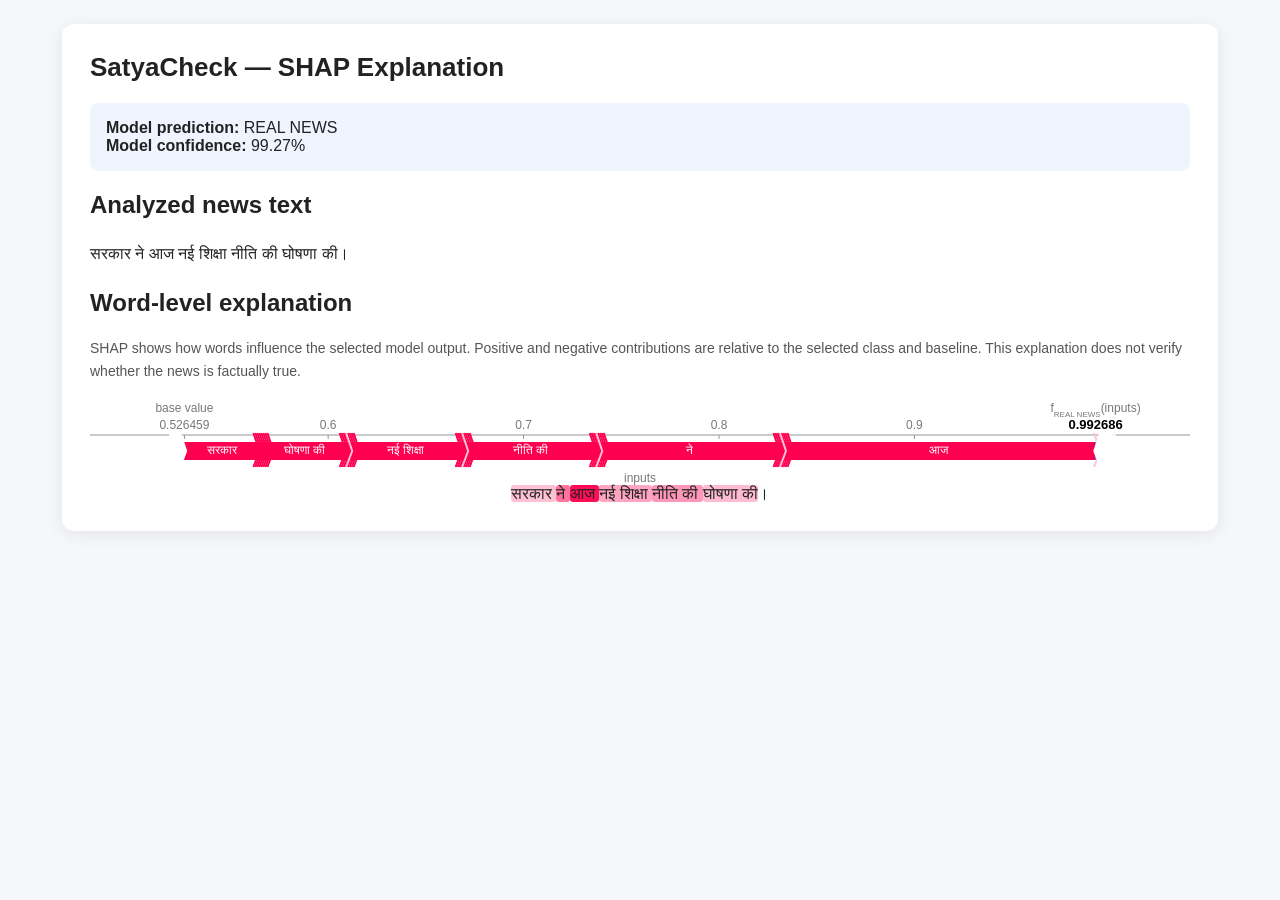
<file: shap_explanation.html>
<!DOCTYPE html>
<html lang="en">
<head>
<meta charset="UTF-8">
<meta name="viewport" content="width=device-width, initial-scale=1.0">
<title>SatyaCheck - SHAP Explanation</title>
<style>
    body {
        margin: 0;
        padding: 24px;
        font-family: Arial, "Noto Sans Devanagari", sans-serif;
        color: #222;
        background: #f5f7fb;
    }
    .container {
        max-width: 1100px;
        margin: 0 auto;
        padding: 28px;
        background: white;
        border-radius: 12px;
        box-shadow: 0 3px 18px rgba(0,0,0,0.08);
    }
    h1 { margin-top: 0; font-size: 26px; }
    .prediction {
        padding: 16px;
        margin: 20px 0;
        background: #f0f4ff;
        border-radius: 8px;
    }
    .article {
        line-height: 1.9;
        overflow-wrap: anywhere;
    }
    .note {
        color: #555;
        font-size: 14px;
        line-height: 1.6;
    }
    .visualization {
        width: 100%;
        overflow-x: auto;
        margin-top: 20px;
    }
</style>
</head>
<body>
<div class="container">
    <h1>SatyaCheck — SHAP Explanation</h1>

    <div class="prediction">
        <strong>Model prediction:</strong>
        REAL NEWS<br>
        <strong>Model confidence:</strong>
        99.27%
    </div>

    <h2>Analyzed news text</h2>
    <p class="article">सरकार ने आज नई शिक्षा नीति की घोषणा की।</p>

    <h2>Word-level explanation</h2>
    <p class="note">
        SHAP shows how words influence the selected model output.
        Positive and negative contributions are relative to the selected
        class and baseline. This explanation does not verify whether the
        news is factually true.
    </p>

    <div class="visualization">
        <svg width="100%" height="80px"><line x1="0" y1="33" x2="100%" y2="33" style="stroke:rgb(150,150,150);stroke-width:1" /><line x1="57.18225989877235%" y1="33" x2="57.18225989877235%" y2="37" style="stroke:rgb(150,150,150);stroke-width:1" /><text x="57.18225989877235%" y="27" font-size="12px" fill="rgb(120,120,120)" dominant-baseline="bottom" text-anchor="middle">0.8</text><line x1="39.416634249289146%" y1="33" x2="39.416634249289146%" y2="37" style="stroke:rgb(150,150,150);stroke-width:1" /><text x="39.416634249289146%" y="27" font-size="12px" fill="rgb(120,120,120)" dominant-baseline="bottom" text-anchor="middle">0.7</text><line x1="21.651008599805937%" y1="33" x2="21.651008599805937%" y2="37" style="stroke:rgb(150,150,150);stroke-width:1" /><text x="21.651008599805937%" y="27" font-size="12px" fill="rgb(120,120,120)" dominant-baseline="bottom" text-anchor="middle">0.6</text><line x1="74.94788554825557%" y1="33" x2="74.94788554825557%" y2="37" style="stroke:rgb(150,150,150);stroke-width:1" /><text x="74.94788554825557%" y="27" font-size="12px" fill="rgb(120,120,120)" dominant-baseline="bottom" text-anchor="middle">0.9</text><line x1="92.7135111977388%" y1="33" x2="92.7135111977388%" y2="37" style="stroke:rgb(150,150,150);stroke-width:1" /><text x="92.7135111977388%" y="27" font-size="12px" fill="rgb(120,120,120)" dominant-baseline="bottom" text-anchor="middle">1</text><line x1="8.585901335378725%" y1="33" x2="8.585901335378725%" y2="37" style="stroke:rgb(150,150,150);stroke-width:1" /><text x="8.585901335378725%" y="27" font-size="13px" style="stroke:#ffffff;stroke-width:8px;" fill="rgb(255,255,255)" dominant-baseline="bottom" text-anchor="middle">0.526459</text><text x="8.585901335378725%" y="27" font-size="12px" fill="rgb(120,120,120)" dominant-baseline="bottom" text-anchor="middle">0.526459</text><text x="8.585901335378725%" y="10" font-size="12px" fill="rgb(120,120,120)" dominant-baseline="bottom" text-anchor="middle">base value</text><line x1="91.4140968880587%" y1="33" x2="91.4140968880587%" y2="37" style="stroke:rgb(150,150,150);stroke-width:1" /><text x="91.4140968880587%" y="27" font-size="13px" style="stroke:#ffffff;stroke-width:8px;" font-weight="bold" fill="rgb(255,255,255)" dominant-baseline="bottom" text-anchor="middle">0.992686</text><text x="91.4140968880587%" y="27" font-size="13px" font-weight="bold" fill="rgb(0,0,0)" dominant-baseline="bottom" text-anchor="middle">0.992686</text><text x="91.4140968880587%" y="10" font-size="12px" fill="rgb(120,120,120)" dominant-baseline="bottom" text-anchor="middle">f<tspan baseline-shift="sub" font-size="8px">REAL NEWS</tspan>(inputs)</text><rect x="8.333333185286449%" width="83.08076370277223%" y="40" height="18" style="fill:rgb(255.0, 0.0, 81.08083606031792); stroke-width:0; stroke:rgb(0,0,0)" /><line x1="62.86121808208845%" x2="91.4140968880587%" y1="60" y2="60" id="_fb_ushvzlqmsjqytmzldeph_ind_2" style="stroke:rgb(255.0, 0.0, 81.08083606031792);stroke-width:2; opacity: 0"/><text x="77.13765748507358%" y="71" font-size="12px" id="_fs_ushvzlqmsjqytmzldeph_ind_2" fill="rgb(255.0, 0.0, 81.08083606031792)" style="opacity: 0" dominant-baseline="middle" text-anchor="middle">0.161</text><svg x="62.86121808208845%" y="40" height="20" width="28.552878805970245%">  <svg x="0" y="0" width="100%" height="100%">    <text x="50%" y="9" font-size="12px" fill="rgb(255,255,255)" dominant-baseline="middle" text-anchor="middle">आज</text>  </svg></svg><line x1="46.15908312885345%" x2="62.86121808208845%" y1="60" y2="60" id="_fb_ushvzlqmsjqytmzldeph_ind_1" style="stroke:rgb(255.0, 0.0, 81.08083606031792);stroke-width:2; opacity: 0"/><text x="54.510150605470955%" y="71" font-size="12px" id="_fs_ushvzlqmsjqytmzldeph_ind_1" fill="rgb(255.0, 0.0, 81.08083606031792)" style="opacity: 0" dominant-baseline="middle" text-anchor="middle">0.094</text><svg x="46.15908312885345%" y="40" height="20" width="16.702134953234996%">  <svg x="0" y="0" width="100%" height="100%">    <text x="50%" y="9" font-size="12px" fill="rgb(255,255,255)" dominant-baseline="middle" text-anchor="middle">ने</text>  </svg></svg><line x1="33.96807320825114%" x2="46.15908312885345%" y1="60" y2="60" id="_fb_ushvzlqmsjqytmzldeph_ind_4" style="stroke:rgb(255.0, 0.0, 81.08083606031792);stroke-width:2; opacity: 0"/><text x="40.0635781685523%" y="71" font-size="12px" id="_fs_ushvzlqmsjqytmzldeph_ind_4" fill="rgb(255.0, 0.0, 81.08083606031792)" style="opacity: 0" dominant-baseline="middle" text-anchor="middle">0.069</text><svg x="33.96807320825114%" y="40" height="20" width="12.191009920602312%">  <svg x="0" y="0" width="100%" height="100%">    <text x="50%" y="9" font-size="12px" fill="rgb(255,255,255)" dominant-baseline="middle" text-anchor="middle">नीति की</text>  </svg></svg><line x1="23.424500208825314%" x2="33.96807320825114%" y1="60" y2="60" id="_fb_ushvzlqmsjqytmzldeph_ind_3" style="stroke:rgb(255.0, 0.0, 81.08083606031792);stroke-width:2; opacity: 0"/><text x="28.696286708538228%" y="71" font-size="12px" id="_fs_ushvzlqmsjqytmzldeph_ind_3" fill="rgb(255.0, 0.0, 81.08083606031792)" style="opacity: 0" dominant-baseline="middle" text-anchor="middle">0.059</text><svg x="23.424500208825314%" y="40" height="20" width="10.543572999425827%">  <svg x="0" y="0" width="100%" height="100%">    <text x="50%" y="9" font-size="12px" fill="rgb(255,255,255)" dominant-baseline="middle" text-anchor="middle">नई शिक्षा</text>  </svg></svg><line x1="15.58210381904119%" x2="23.424500208825314%" y1="60" y2="60" id="_fb_ushvzlqmsjqytmzldeph_ind_5" style="stroke:rgb(255.0, 0.0, 81.08083606031792);stroke-width:2; opacity: 0"/><text x="19.50330201393325%" y="71" font-size="12px" id="_fs_ushvzlqmsjqytmzldeph_ind_5" fill="rgb(255.0, 0.0, 81.08083606031792)" style="opacity: 0" dominant-baseline="middle" text-anchor="middle">0.044</text><svg x="15.58210381904119%" y="40" height="20" width="7.842396389784124%">  <svg x="0" y="0" width="100%" height="100%">    <text x="50%" y="9" font-size="12px" fill="rgb(255,255,255)" dominant-baseline="middle" text-anchor="middle">घोषणा की</text>  </svg></svg><line x1="8.333333185286449%" x2="15.58210381904119%" y1="60" y2="60" id="_fb_ushvzlqmsjqytmzldeph_ind_0" style="stroke:rgb(255.0, 0.0, 81.08083606031792);stroke-width:2; opacity: 0"/><text x="11.95771850216382%" y="71" font-size="12px" id="_fs_ushvzlqmsjqytmzldeph_ind_0" fill="rgb(255.0, 0.0, 81.08083606031792)" style="opacity: 0" dominant-baseline="middle" text-anchor="middle">0.041</text><svg x="8.333333185286449%" y="40" height="20" width="7.2487706337547415%">  <svg x="0" y="0" width="100%" height="100%">    <text x="50%" y="9" font-size="12px" fill="rgb(255,255,255)" dominant-baseline="middle" text-anchor="middle">सरकार</text>  </svg></svg><g transform="translate(0,0)">  <svg x="62.86121808208845%" y="40" height="18" overflow="visible" width="30">    <path d="M 0 -9 l 6 18 L 0 25" fill="none" style="stroke:rgb(255.0, 0.0, 81.08083606031792);stroke-width:2" />  </svg></g><g transform="translate(2,0)">  <svg x="62.86121808208845%" y="40" height="18" overflow="visible" width="30">    <path d="M 0 -9 l 6 18 L 0 25" fill="none" style="stroke:rgb(255.0, 0.0, 81.08083606031792);stroke-width:2" />  </svg></g><g transform="translate(4,0)">  <svg x="62.86121808208845%" y="40" height="18" overflow="visible" width="30">    <path d="M 0 -9 l 6 18 L 0 25" fill="none" style="stroke:rgb(255.0, 0.0, 81.08083606031792);stroke-width:2" />  </svg></g><g transform="translate(6,0)">  <svg x="62.86121808208845%" y="40" height="18" overflow="visible" width="30">    <path d="M 0 -9 l 6 18 L 0 25" fill="none" style="stroke:rgb(255.0, 0.0, 81.08083606031792);stroke-width:2" />  </svg></g><g transform="translate(-8,0)">  <svg x="62.86121808208845%" y="40" height="18" overflow="visible" width="30">    <path d="M 0 -9 l 6 18 L 0 25" fill="none" style="stroke:rgb(255.0, 0.0, 81.08083606031792);stroke-width:2" />  </svg></g><g transform="translate(-6,0)">  <svg x="62.86121808208845%" y="40" height="18" overflow="visible" width="30">    <path d="M 0 -9 l 6 18 L 0 25" fill="none" style="stroke:rgb(255.0, 0.0, 81.08083606031792);stroke-width:2" />  </svg></g><g transform="translate(-4,0)">  <svg x="62.86121808208845%" y="40" height="18" overflow="visible" width="30">    <path d="M 0 -9 l 6 18 L 0 25" fill="none" style="stroke:rgb(255.0, 0.0, 81.08083606031792);stroke-width:2" />  </svg></g><g transform="translate(-2,0)">  <svg x="62.86121808208845%" y="40" height="18" overflow="visible" width="30">    <path d="M 0 -9 l 6 18 L 0 25" fill="none" style="stroke:rgb(255.0, 0.0, 81.08083606031792);stroke-width:2" />  </svg></g><g transform="translate(0,0)">  <svg x="46.15908312885345%" y="40" height="18" overflow="visible" width="30">    <path d="M 0 -9 l 6 18 L 0 25" fill="none" style="stroke:rgb(255.0, 0.0, 81.08083606031792);stroke-width:2" />  </svg></g><g transform="translate(2,0)">  <svg x="46.15908312885345%" y="40" height="18" overflow="visible" width="30">    <path d="M 0 -9 l 6 18 L 0 25" fill="none" style="stroke:rgb(255.0, 0.0, 81.08083606031792);stroke-width:2" />  </svg></g><g transform="translate(4,0)">  <svg x="46.15908312885345%" y="40" height="18" overflow="visible" width="30">    <path d="M 0 -9 l 6 18 L 0 25" fill="none" style="stroke:rgb(255.0, 0.0, 81.08083606031792);stroke-width:2" />  </svg></g><g transform="translate(6,0)">  <svg x="46.15908312885345%" y="40" height="18" overflow="visible" width="30">    <path d="M 0 -9 l 6 18 L 0 25" fill="none" style="stroke:rgb(255.0, 0.0, 81.08083606031792);stroke-width:2" />  </svg></g><g transform="translate(-8,0)">  <svg x="46.15908312885345%" y="40" height="18" overflow="visible" width="30">    <path d="M 0 -9 l 6 18 L 0 25" fill="none" style="stroke:rgb(255.0, 0.0, 81.08083606031792);stroke-width:2" />  </svg></g><g transform="translate(-6,0)">  <svg x="46.15908312885345%" y="40" height="18" overflow="visible" width="30">    <path d="M 0 -9 l 6 18 L 0 25" fill="none" style="stroke:rgb(255.0, 0.0, 81.08083606031792);stroke-width:2" />  </svg></g><g transform="translate(-4,0)">  <svg x="46.15908312885345%" y="40" height="18" overflow="visible" width="30">    <path d="M 0 -9 l 6 18 L 0 25" fill="none" style="stroke:rgb(255.0, 0.0, 81.08083606031792);stroke-width:2" />  </svg></g><g transform="translate(-2,0)">  <svg x="46.15908312885345%" y="40" height="18" overflow="visible" width="30">    <path d="M 0 -9 l 6 18 L 0 25" fill="none" style="stroke:rgb(255.0, 0.0, 81.08083606031792);stroke-width:2" />  </svg></g><g transform="translate(0,0)">  <svg x="33.96807320825114%" y="40" height="18" overflow="visible" width="30">    <path d="M 0 -9 l 6 18 L 0 25" fill="none" style="stroke:rgb(255.0, 0.0, 81.08083606031792);stroke-width:2" />  </svg></g><g transform="translate(2,0)">  <svg x="33.96807320825114%" y="40" height="18" overflow="visible" width="30">    <path d="M 0 -9 l 6 18 L 0 25" fill="none" style="stroke:rgb(255.0, 0.0, 81.08083606031792);stroke-width:2" />  </svg></g><g transform="translate(4,0)">  <svg x="33.96807320825114%" y="40" height="18" overflow="visible" width="30">    <path d="M 0 -9 l 6 18 L 0 25" fill="none" style="stroke:rgb(255.0, 0.0, 81.08083606031792);stroke-width:2" />  </svg></g><g transform="translate(6,0)">  <svg x="33.96807320825114%" y="40" height="18" overflow="visible" width="30">    <path d="M 0 -9 l 6 18 L 0 25" fill="none" style="stroke:rgb(255.0, 0.0, 81.08083606031792);stroke-width:2" />  </svg></g><g transform="translate(-8,0)">  <svg x="33.96807320825114%" y="40" height="18" overflow="visible" width="30">    <path d="M 0 -9 l 6 18 L 0 25" fill="none" style="stroke:rgb(255.0, 0.0, 81.08083606031792);stroke-width:2" />  </svg></g><g transform="translate(-6,0)">  <svg x="33.96807320825114%" y="40" height="18" overflow="visible" width="30">    <path d="M 0 -9 l 6 18 L 0 25" fill="none" style="stroke:rgb(255.0, 0.0, 81.08083606031792);stroke-width:2" />  </svg></g><g transform="translate(-4,0)">  <svg x="33.96807320825114%" y="40" height="18" overflow="visible" width="30">    <path d="M 0 -9 l 6 18 L 0 25" fill="none" style="stroke:rgb(255.0, 0.0, 81.08083606031792);stroke-width:2" />  </svg></g><g transform="translate(-2,0)">  <svg x="33.96807320825114%" y="40" height="18" overflow="visible" width="30">    <path d="M 0 -9 l 6 18 L 0 25" fill="none" style="stroke:rgb(255.0, 0.0, 81.08083606031792);stroke-width:2" />  </svg></g><g transform="translate(0,0)">  <svg x="23.424500208825314%" y="40" height="18" overflow="visible" width="30">    <path d="M 0 -9 l 6 18 L 0 25" fill="none" style="stroke:rgb(255.0, 0.0, 81.08083606031792);stroke-width:2" />  </svg></g><g transform="translate(2,0)">  <svg x="23.424500208825314%" y="40" height="18" overflow="visible" width="30">    <path d="M 0 -9 l 6 18 L 0 25" fill="none" style="stroke:rgb(255.0, 0.0, 81.08083606031792);stroke-width:2" />  </svg></g><g transform="translate(4,0)">  <svg x="23.424500208825314%" y="40" height="18" overflow="visible" width="30">    <path d="M 0 -9 l 6 18 L 0 25" fill="none" style="stroke:rgb(255.0, 0.0, 81.08083606031792);stroke-width:2" />  </svg></g><g transform="translate(6,0)">  <svg x="23.424500208825314%" y="40" height="18" overflow="visible" width="30">    <path d="M 0 -9 l 6 18 L 0 25" fill="none" style="stroke:rgb(255.0, 0.0, 81.08083606031792);stroke-width:2" />  </svg></g><g transform="translate(-8,0)">  <svg x="23.424500208825314%" y="40" height="18" overflow="visible" width="30">    <path d="M 0 -9 l 6 18 L 0 25" fill="none" style="stroke:rgb(255.0, 0.0, 81.08083606031792);stroke-width:2" />  </svg></g><g transform="translate(-6,0)">  <svg x="23.424500208825314%" y="40" height="18" overflow="visible" width="30">    <path d="M 0 -9 l 6 18 L 0 25" fill="none" style="stroke:rgb(255.0, 0.0, 81.08083606031792);stroke-width:2" />  </svg></g><g transform="translate(-4,0)">  <svg x="23.424500208825314%" y="40" height="18" overflow="visible" width="30">    <path d="M 0 -9 l 6 18 L 0 25" fill="none" style="stroke:rgb(255.0, 0.0, 81.08083606031792);stroke-width:2" />  </svg></g><g transform="translate(-2,0)">  <svg x="23.424500208825314%" y="40" height="18" overflow="visible" width="30">    <path d="M 0 -9 l 6 18 L 0 25" fill="none" style="stroke:rgb(255.0, 0.0, 81.08083606031792);stroke-width:2" />  </svg></g><g transform="translate(0,0)">  <svg x="15.58210381904119%" y="40" height="18" overflow="visible" width="30">    <path d="M 0 -9 l 6 18 L 0 25" fill="none" style="stroke:rgb(255.0, 0.0, 81.08083606031792);stroke-width:2" />  </svg></g><g transform="translate(2,0)">  <svg x="15.58210381904119%" y="40" height="18" overflow="visible" width="30">    <path d="M 0 -9 l 6 18 L 0 25" fill="none" style="stroke:rgb(255.0, 0.0, 81.08083606031792);stroke-width:2" />  </svg></g><g transform="translate(4,0)">  <svg x="15.58210381904119%" y="40" height="18" overflow="visible" width="30">    <path d="M 0 -9 l 6 18 L 0 25" fill="none" style="stroke:rgb(255.0, 0.0, 81.08083606031792);stroke-width:2" />  </svg></g><g transform="translate(6,0)">  <svg x="15.58210381904119%" y="40" height="18" overflow="visible" width="30">    <path d="M 0 -9 l 6 18 L 0 25" fill="none" style="stroke:rgb(255.0, 0.0, 81.08083606031792);stroke-width:2" />  </svg></g><g transform="translate(-8,0)">  <svg x="15.58210381904119%" y="40" height="18" overflow="visible" width="30">    <path d="M 0 -9 l 6 18 L 0 25" fill="none" style="stroke:rgb(255.0, 0.0, 81.08083606031792);stroke-width:2" />  </svg></g><g transform="translate(-6,0)">  <svg x="15.58210381904119%" y="40" height="18" overflow="visible" width="30">    <path d="M 0 -9 l 6 18 L 0 25" fill="none" style="stroke:rgb(255.0, 0.0, 81.08083606031792);stroke-width:2" />  </svg></g><g transform="translate(-4,0)">  <svg x="15.58210381904119%" y="40" height="18" overflow="visible" width="30">    <path d="M 0 -9 l 6 18 L 0 25" fill="none" style="stroke:rgb(255.0, 0.0, 81.08083606031792);stroke-width:2" />  </svg></g><g transform="translate(-2,0)">  <svg x="15.58210381904119%" y="40" height="18" overflow="visible" width="30">    <path d="M 0 -9 l 6 18 L 0 25" fill="none" style="stroke:rgb(255.0, 0.0, 81.08083606031792);stroke-width:2" />  </svg></g><rect transform="translate(-8,0)" x="91.4140968880587%" y="40" width="8" height="18" style="fill:rgb(255.0, 0.0, 81.08083606031792)"/><g transform="translate(-11.5,0)">  <svg x="8.333333185286449%" y="40" height="18" overflow="visible" width="30">    <path d="M 10 -9 l 6 18 L 10 25 L 0 25 L 0 -9" fill="#ffffff" style="stroke:rgb(255,255,255);stroke-width:2" />  </svg></g><g transform="translate(-1.5,0)">  <svg x="91.4140968880587%" y="40" height="18" overflow="visible" width="30">    <path d="M 0 -9 l 6 18 L 0 25" fill="none" style="stroke:rgb(255, 195, 213);stroke-width:2" />  </svg></g><rect x="62.86121808208845%" y="40" height="20" width="28.552878805970245%"      onmouseover="document.getElementById('_tp_ushvzlqmsjqytmzldeph_ind_2').style.textDecoration = 'underline';document.getElementById('_fs_ushvzlqmsjqytmzldeph_ind_2').style.opacity = 1;document.getElementById('_fb_ushvzlqmsjqytmzldeph_ind_2').style.opacity = 1;"      onmouseout="document.getElementById('_tp_ushvzlqmsjqytmzldeph_ind_2').style.textDecoration = 'none';document.getElementById('_fs_ushvzlqmsjqytmzldeph_ind_2').style.opacity = 0;document.getElementById('_fb_ushvzlqmsjqytmzldeph_ind_2').style.opacity = 0;" style="fill:rgb(0,0,0,0)" /><g transform="translate(-1.5,0)">  <svg x="62.86121808208845%" y="40" height="18" overflow="visible" width="30">    <path d="M 0 -9 l 6 18 L 0 25" fill="none" style="stroke:rgb(255, 195, 213);stroke-width:2" />  </svg></g><rect x="46.15908312885345%" y="40" height="20" width="16.702134953234996%"      onmouseover="document.getElementById('_tp_ushvzlqmsjqytmzldeph_ind_1').style.textDecoration = 'underline';document.getElementById('_fs_ushvzlqmsjqytmzldeph_ind_1').style.opacity = 1;document.getElementById('_fb_ushvzlqmsjqytmzldeph_ind_1').style.opacity = 1;"      onmouseout="document.getElementById('_tp_ushvzlqmsjqytmzldeph_ind_1').style.textDecoration = 'none';document.getElementById('_fs_ushvzlqmsjqytmzldeph_ind_1').style.opacity = 0;document.getElementById('_fb_ushvzlqmsjqytmzldeph_ind_1').style.opacity = 0;" style="fill:rgb(0,0,0,0)" /><g transform="translate(-1.5,0)">  <svg x="46.15908312885345%" y="40" height="18" overflow="visible" width="30">    <path d="M 0 -9 l 6 18 L 0 25" fill="none" style="stroke:rgb(255, 195, 213);stroke-width:2" />  </svg></g><rect x="33.96807320825114%" y="40" height="20" width="12.191009920602312%"      onmouseover="document.getElementById('_tp_ushvzlqmsjqytmzldeph_ind_4').style.textDecoration = 'underline';document.getElementById('_fs_ushvzlqmsjqytmzldeph_ind_4').style.opacity = 1;document.getElementById('_fb_ushvzlqmsjqytmzldeph_ind_4').style.opacity = 1;"      onmouseout="document.getElementById('_tp_ushvzlqmsjqytmzldeph_ind_4').style.textDecoration = 'none';document.getElementById('_fs_ushvzlqmsjqytmzldeph_ind_4').style.opacity = 0;document.getElementById('_fb_ushvzlqmsjqytmzldeph_ind_4').style.opacity = 0;" style="fill:rgb(0,0,0,0)" /><g transform="translate(-1.5,0)">  <svg x="33.96807320825114%" y="40" height="18" overflow="visible" width="30">    <path d="M 0 -9 l 6 18 L 0 25" fill="none" style="stroke:rgb(255, 195, 213);stroke-width:2" />  </svg></g><rect x="23.424500208825314%" y="40" height="20" width="10.543572999425827%"      onmouseover="document.getElementById('_tp_ushvzlqmsjqytmzldeph_ind_3').style.textDecoration = 'underline';document.getElementById('_fs_ushvzlqmsjqytmzldeph_ind_3').style.opacity = 1;document.getElementById('_fb_ushvzlqmsjqytmzldeph_ind_3').style.opacity = 1;"      onmouseout="document.getElementById('_tp_ushvzlqmsjqytmzldeph_ind_3').style.textDecoration = 'none';document.getElementById('_fs_ushvzlqmsjqytmzldeph_ind_3').style.opacity = 0;document.getElementById('_fb_ushvzlqmsjqytmzldeph_ind_3').style.opacity = 0;" style="fill:rgb(0,0,0,0)" /><g transform="translate(-1.5,0)">  <svg x="23.424500208825314%" y="40" height="18" overflow="visible" width="30">    <path d="M 0 -9 l 6 18 L 0 25" fill="none" style="stroke:rgb(255, 195, 213);stroke-width:2" />  </svg></g><rect x="15.58210381904119%" y="40" height="20" width="7.842396389784124%"      onmouseover="document.getElementById('_tp_ushvzlqmsjqytmzldeph_ind_5').style.textDecoration = 'underline';document.getElementById('_fs_ushvzlqmsjqytmzldeph_ind_5').style.opacity = 1;document.getElementById('_fb_ushvzlqmsjqytmzldeph_ind_5').style.opacity = 1;"      onmouseout="document.getElementById('_tp_ushvzlqmsjqytmzldeph_ind_5').style.textDecoration = 'none';document.getElementById('_fs_ushvzlqmsjqytmzldeph_ind_5').style.opacity = 0;document.getElementById('_fb_ushvzlqmsjqytmzldeph_ind_5').style.opacity = 0;" style="fill:rgb(0,0,0,0)" /><rect x="8.333333185286449%" y="40" height="20" width="7.2487706337547415%"      onmouseover="document.getElementById('_tp_ushvzlqmsjqytmzldeph_ind_0').style.textDecoration = 'underline';document.getElementById('_fs_ushvzlqmsjqytmzldeph_ind_0').style.opacity = 1;document.getElementById('_fb_ushvzlqmsjqytmzldeph_ind_0').style.opacity = 1;"      onmouseout="document.getElementById('_tp_ushvzlqmsjqytmzldeph_ind_0').style.textDecoration = 'none';document.getElementById('_fs_ushvzlqmsjqytmzldeph_ind_0').style.opacity = 0;document.getElementById('_fb_ushvzlqmsjqytmzldeph_ind_0').style.opacity = 0;" style="fill:rgb(0,0,0,0)" /><rect x="91.4140968880587%" width="0.25256815009227696%" y="40" height="18" style="fill:rgb(0.0, 138.56128015770724, 250.76166088685727); stroke-width:0; stroke:rgb(0,0,0)" /><line x1="91.4140968880587%" x2="91.66666503815097%" y1="60" y2="60" id="_fb_ushvzlqmsjqytmzldeph_ind_6" style="stroke:rgb(0.0, 138.56128015770724, 250.76166088685727);stroke-width:2; opacity: 0"/><text x="91.54038096310484%" y="71" font-size="12px" fill="rgb(0.0, 138.56128015770724, 250.76166088685727)" id="_fs_ushvzlqmsjqytmzldeph_ind_6" style="opacity: 0" dominant-baseline="middle" text-anchor="middle">-0.001</text><svg x="91.4140968880587%" y="40" height="20" width="0.25256815009227296%">  <svg x="0" y="0" width="100%" height="100%">    <text x="50%" y="9" font-size="12px" fill="rgb(255,255,255)" dominant-baseline="middle" text-anchor="middle">।</text>  </svg></svg><rect transform="translate(0,0)" x="91.4140968880587%" y="40" width="8" height="18" style="fill:rgb(0.0, 138.56128015770724, 250.76166088685727)"/><g transform="translate(-6.0,0)">  <svg x="91.66666503815097%" y="40" height="18" overflow="visible" width="30">    <path d="M 8 -9 l -6 18 L 8 25 L 20 25 L 20 -9" fill="#ffffff" style="stroke:rgb(255,255,255);stroke-width:2" />  </svg></g><rect x="91.4140968880587%" y="40" height="20" width="0.25256815009227296%"      onmouseover="document.getElementById('_tp_ushvzlqmsjqytmzldeph_ind_6').style.textDecoration = 'underline';document.getElementById('_fs_ushvzlqmsjqytmzldeph_ind_6').style.opacity = 1;document.getElementById('_fb_ushvzlqmsjqytmzldeph_ind_6').style.opacity = 1;"      onmouseout="document.getElementById('_tp_ushvzlqmsjqytmzldeph_ind_6').style.textDecoration = 'none';document.getElementById('_fs_ushvzlqmsjqytmzldeph_ind_6').style.opacity = 0;document.getElementById('_fb_ushvzlqmsjqytmzldeph_ind_6').style.opacity = 0;" style="fill:rgb(0,0,0,0)" /></svg><div align='center'><div style="color: rgb(120,120,120); font-size: 12px; margin-top: -15px;">inputs</div><div style='display: inline; text-align: center;'
    ><div style='display: none; color: #999; padding-top: 0px; font-size: 12px;'>0.041 / 2</div
        ><div id='_tp_ushvzlqmsjqytmzldeph_ind_0'
            style='display: inline; background: rgba(255.0, 13.0, 87.0, 0.2511388393741335); border-radius: 3px; padding: 0px'
            onclick="
            if (this.previousSibling.style.display == 'none') {
                this.previousSibling.style.display = 'block';
                this.parentNode.style.display = 'inline-block';
            } else {
                this.previousSibling.style.display = 'none';
                this.parentNode.style.display = 'inline';
            }"
            onmouseover="document.getElementById('_fb_ushvzlqmsjqytmzldeph_ind_0').style.opacity = 1; document.getElementById('_fs_ushvzlqmsjqytmzldeph_ind_0').style.opacity = 1;"
            onmouseout="document.getElementById('_fb_ushvzlqmsjqytmzldeph_ind_0').style.opacity = 0; document.getElementById('_fs_ushvzlqmsjqytmzldeph_ind_0').style.opacity = 0;"
        >सरकार </div></div><div style='display: inline; text-align: center;'
    ><div style='display: none; color: #999; padding-top: 0px; font-size: 12px;'>0.094</div
        ><div id='_tp_ushvzlqmsjqytmzldeph_ind_1'
            style='display: inline; background: rgba(255.0, 13.0, 87.0, 0.5822142998613588); border-radius: 3px; padding: 0px'
            onclick="
            if (this.previousSibling.style.display == 'none') {
                this.previousSibling.style.display = 'block';
                this.parentNode.style.display = 'inline-block';
            } else {
                this.previousSibling.style.display = 'none';
                this.parentNode.style.display = 'inline';
            }"
            onmouseover="document.getElementById('_fb_ushvzlqmsjqytmzldeph_ind_1').style.opacity = 1; document.getElementById('_fs_ushvzlqmsjqytmzldeph_ind_1').style.opacity = 1;"
            onmouseout="document.getElementById('_fb_ushvzlqmsjqytmzldeph_ind_1').style.opacity = 0; document.getElementById('_fs_ushvzlqmsjqytmzldeph_ind_1').style.opacity = 0;"
        >ने </div></div><div style='display: inline; text-align: center;'
    ><div style='display: none; color: #999; padding-top: 0px; font-size: 12px;'>0.161</div
        ><div id='_tp_ushvzlqmsjqytmzldeph_ind_2'
            style='display: inline; background: rgba(255.0, 13.0, 87.0, 1.0); border-radius: 3px; padding: 0px'
            onclick="
            if (this.previousSibling.style.display == 'none') {
                this.previousSibling.style.display = 'block';
                this.parentNode.style.display = 'inline-block';
            } else {
                this.previousSibling.style.display = 'none';
                this.parentNode.style.display = 'inline';
            }"
            onmouseover="document.getElementById('_fb_ushvzlqmsjqytmzldeph_ind_2').style.opacity = 1; document.getElementById('_fs_ushvzlqmsjqytmzldeph_ind_2').style.opacity = 1;"
            onmouseout="document.getElementById('_fb_ushvzlqmsjqytmzldeph_ind_2').style.opacity = 0; document.getElementById('_fs_ushvzlqmsjqytmzldeph_ind_2').style.opacity = 0;"
        >आज </div></div><div style='display: inline; text-align: center;'
    ><div style='display: none; color: #999; padding-top: 0px; font-size: 12px;'>0.059 / 2</div
        ><div id='_tp_ushvzlqmsjqytmzldeph_ind_3'
            style='display: inline; background: rgba(255.0, 13.0, 87.0, 0.3693800752624282); border-radius: 3px; padding: 0px'
            onclick="
            if (this.previousSibling.style.display == 'none') {
                this.previousSibling.style.display = 'block';
                this.parentNode.style.display = 'inline-block';
            } else {
                this.previousSibling.style.display = 'none';
                this.parentNode.style.display = 'inline';
            }"
            onmouseover="document.getElementById('_fb_ushvzlqmsjqytmzldeph_ind_3').style.opacity = 1; document.getElementById('_fs_ushvzlqmsjqytmzldeph_ind_3').style.opacity = 1;"
            onmouseout="document.getElementById('_fb_ushvzlqmsjqytmzldeph_ind_3').style.opacity = 0; document.getElementById('_fs_ushvzlqmsjqytmzldeph_ind_3').style.opacity = 0;"
        >नई शिक्षा </div></div><div style='display: inline; text-align: center;'
    ><div style='display: none; color: #999; padding-top: 0px; font-size: 12px;'>0.069 / 2</div
        ><div id='_tp_ushvzlqmsjqytmzldeph_ind_4'
            style='display: inline; background: rgba(255.0, 13.0, 87.0, 0.4245593186769657); border-radius: 3px; padding: 0px'
            onclick="
            if (this.previousSibling.style.display == 'none') {
                this.previousSibling.style.display = 'block';
                this.parentNode.style.display = 'inline-block';
            } else {
                this.previousSibling.style.display = 'none';
                this.parentNode.style.display = 'inline';
            }"
            onmouseover="document.getElementById('_fb_ushvzlqmsjqytmzldeph_ind_4').style.opacity = 1; document.getElementById('_fs_ushvzlqmsjqytmzldeph_ind_4').style.opacity = 1;"
            onmouseout="document.getElementById('_fb_ushvzlqmsjqytmzldeph_ind_4').style.opacity = 0; document.getElementById('_fs_ushvzlqmsjqytmzldeph_ind_4').style.opacity = 0;"
        >नीति की </div></div><div style='display: inline; text-align: center;'
    ><div style='display: none; color: #999; padding-top: 0px; font-size: 12px;'>0.044 / 2</div
        ><div id='_tp_ushvzlqmsjqytmzldeph_ind_5'
            style='display: inline; background: rgba(255.0, 13.0, 87.0, 0.2747870865517925); border-radius: 3px; padding: 0px'
            onclick="
            if (this.previousSibling.style.display == 'none') {
                this.previousSibling.style.display = 'block';
                this.parentNode.style.display = 'inline-block';
            } else {
                this.previousSibling.style.display = 'none';
                this.parentNode.style.display = 'inline';
            }"
            onmouseover="document.getElementById('_fb_ushvzlqmsjqytmzldeph_ind_5').style.opacity = 1; document.getElementById('_fs_ushvzlqmsjqytmzldeph_ind_5').style.opacity = 1;"
            onmouseout="document.getElementById('_fb_ushvzlqmsjqytmzldeph_ind_5').style.opacity = 0; document.getElementById('_fs_ushvzlqmsjqytmzldeph_ind_5').style.opacity = 0;"
        >घोषणा की</div></div><div style='display: inline; text-align: center;'
    ><div style='display: none; color: #999; padding-top: 0px; font-size: 12px;'>-0.001 / 2</div
        ><div id='_tp_ushvzlqmsjqytmzldeph_ind_6'
            style='display: inline; background: rgba(30.0, 136.0, 229.0, 0.006773618538324436); border-radius: 3px; padding: 0px'
            onclick="
            if (this.previousSibling.style.display == 'none') {
                this.previousSibling.style.display = 'block';
                this.parentNode.style.display = 'inline-block';
            } else {
                this.previousSibling.style.display = 'none';
                this.parentNode.style.display = 'inline';
            }"
            onmouseover="document.getElementById('_fb_ushvzlqmsjqytmzldeph_ind_6').style.opacity = 1; document.getElementById('_fs_ushvzlqmsjqytmzldeph_ind_6').style.opacity = 1;"
            onmouseout="document.getElementById('_fb_ushvzlqmsjqytmzldeph_ind_6').style.opacity = 0; document.getElementById('_fs_ushvzlqmsjqytmzldeph_ind_6').style.opacity = 0;"
        >।</div></div></div>
    </div>
</div>
</body>
</html>
</file>
